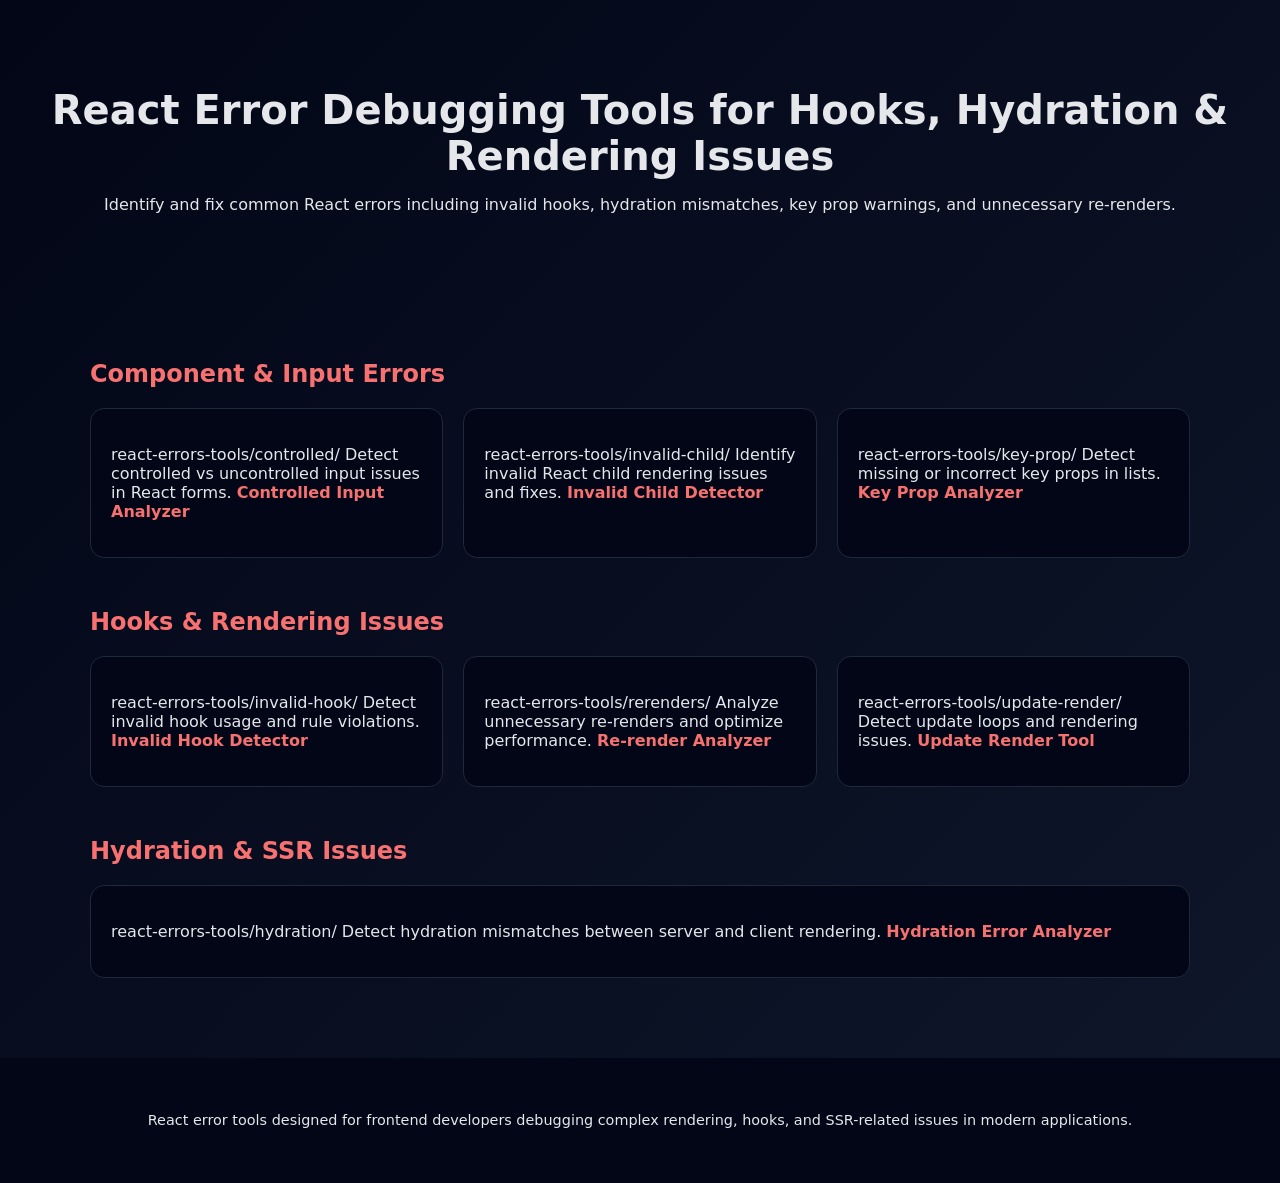
<file: index.html>
<!DOCTYPE html>
<html lang="en">
<head>
<meta charset="UTF-8">
<meta name="viewport" content="width=device-width, initial-scale=1.0">

<title>React Errors Tools – Debug Controlled Inputs, Hooks, Hydration & Re-render Issues</title>

<meta name="description" content="Advanced React error debugging tools to detect invalid hooks, hydration issues, key prop problems, excessive re-renders, and controlled component errors.">

<meta name="keywords" content="react errors tools, react invalid hook call fix, react hydration error debug, react key prop warning, react rerender issues, controlled vs uncontrolled react">

<meta name="google-site-verification" content="PkLa_ViOo6FAHpvh8SacceMb95o9tePRdrqLNBz9X1M" />

<style>
body {
    margin: 0;
    font-family: system-ui, Arial, sans-serif;
    background: linear-gradient(135deg, #020617, #0f172a);
    color: #e5e7eb;
}

header {
    text-align: center;
    padding: 60px 20px;
}

h1 {
    font-size: 2.5rem;
    margin-bottom: 10px;
}

h2 {
    margin-top: 50px;
    color: #f87171;
}

main {
    max-width: 1100px;
    margin: auto;
    padding: 20px;
}

.grid {
    display: grid;
    grid-template-columns: repeat(auto-fit, minmax(260px, 1fr));
    gap: 20px;
    margin-top: 20px;
}

.card {
    background: #020617;
    border: 1px solid #1e293b;
    border-radius: 14px;
    padding: 20px;
    transition: 0.3s ease;
}

.card:hover {
    transform: translateY(-5px);
    border-color: #f87171;
}

.card a {
    color: #f87171;
    font-weight: bold;
    text-decoration: none;
}

.card a:hover {
    text-decoration: underline;
}

footer {
    text-align: center;
    padding: 40px;
    margin-top: 60px;
    background: #020617;
    font-size: 0.9rem;
}
</style>

</head>

<body>

<header>
<h1>React Error Debugging Tools for Hooks, Hydration & Rendering Issues</h1>
<p>Identify and fix common React errors including invalid hooks, hydration mismatches, key prop warnings, and unnecessary re-renders.</p>
</header>

<main>

<section>
<h2>Component & Input Errors</h2>

<div class="grid">

<div class="card">
<p>
react-errors-tools/controlled/
Detect controlled vs uncontrolled input issues in React forms.
<a href="react-errors-tools/controlled/">Controlled Input Analyzer</a>
</p>
</div>

<div class="card">
<p>
react-errors-tools/invalid-child/
Identify invalid React child rendering issues and fixes.
<a href="react-errors-tools/invalid-child/">Invalid Child Detector</a>
</p>
</div>

<div class="card">
<p>
react-errors-tools/key-prop/
Detect missing or incorrect key props in lists.
<a href="react-errors-tools/key-prop/">Key Prop Analyzer</a>
</p>
</div>

</div>

</section>

<section>
<h2>Hooks & Rendering Issues</h2>

<div class="grid">

<div class="card">
<p>
react-errors-tools/invalid-hook/
Detect invalid hook usage and rule violations.
<a href="react-errors-tools/invalid-hook/">Invalid Hook Detector</a>
</p>
</div>

<div class="card">
<p>
react-errors-tools/rerenders/
Analyze unnecessary re-renders and optimize performance.
<a href="react-errors-tools/rerenders/">Re-render Analyzer</a>
</p>
</div>

<div class="card">
<p>
react-errors-tools/update-render/
Detect update loops and rendering issues.
<a href="react-errors-tools/update-render/">Update Render Tool</a>
</p>
</div>

</div>

</section>

<section>
<h2>Hydration & SSR Issues</h2>

<div class="grid">

<div class="card">
<p>
react-errors-tools/hydration/
Detect hydration mismatches between server and client rendering.
<a href="react-errors-tools/hydration/">Hydration Error Analyzer</a>
</p>
</div>

</div>

</section>

</main>

<footer>
<p>React error tools designed for frontend developers debugging complex rendering, hooks, and SSR-related issues in modern applications.</p>
</footer>

</body>
</html>
</file>
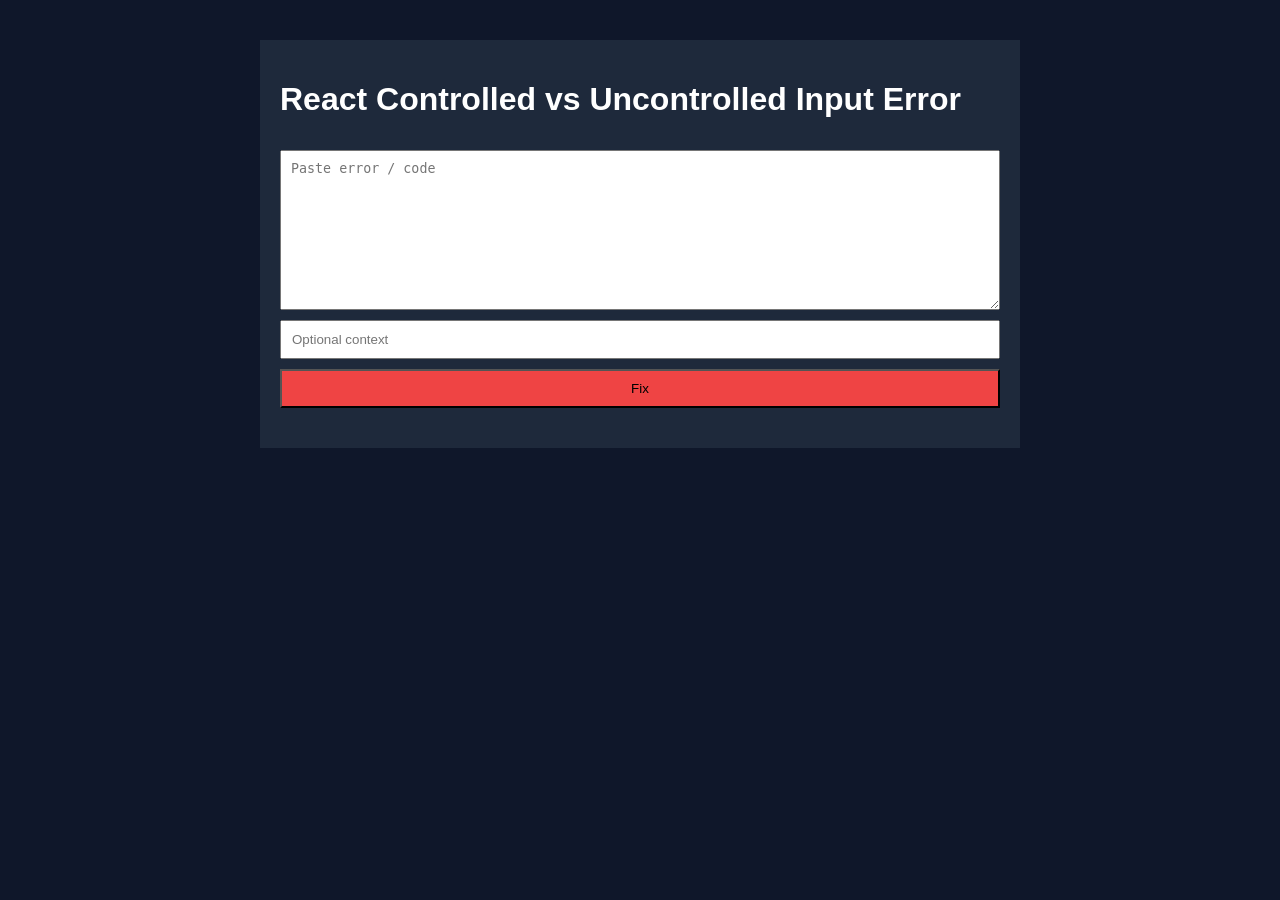
<file: controlled/index.html>
<html>
<head>
<meta charset='UTF-8'>
<title>React Controlled vs Uncontrolled Input Error</title>
<meta name='viewport' content='width=device-width, initial-scale=1.0'>
<link rel='stylesheet' href='styles.css'>
</head>
<body>
<div class='container'>
<h1>React Controlled vs Uncontrolled Input Error</h1>
<textarea id='input' placeholder='Paste error / code'></textarea>
<input id='value' placeholder='Optional context'>
<button onclick='run()'>Fix</button>
<div id='res' class='result'></div>
</div>
<script src='script.js'></script>
</body>
</html>
</file>
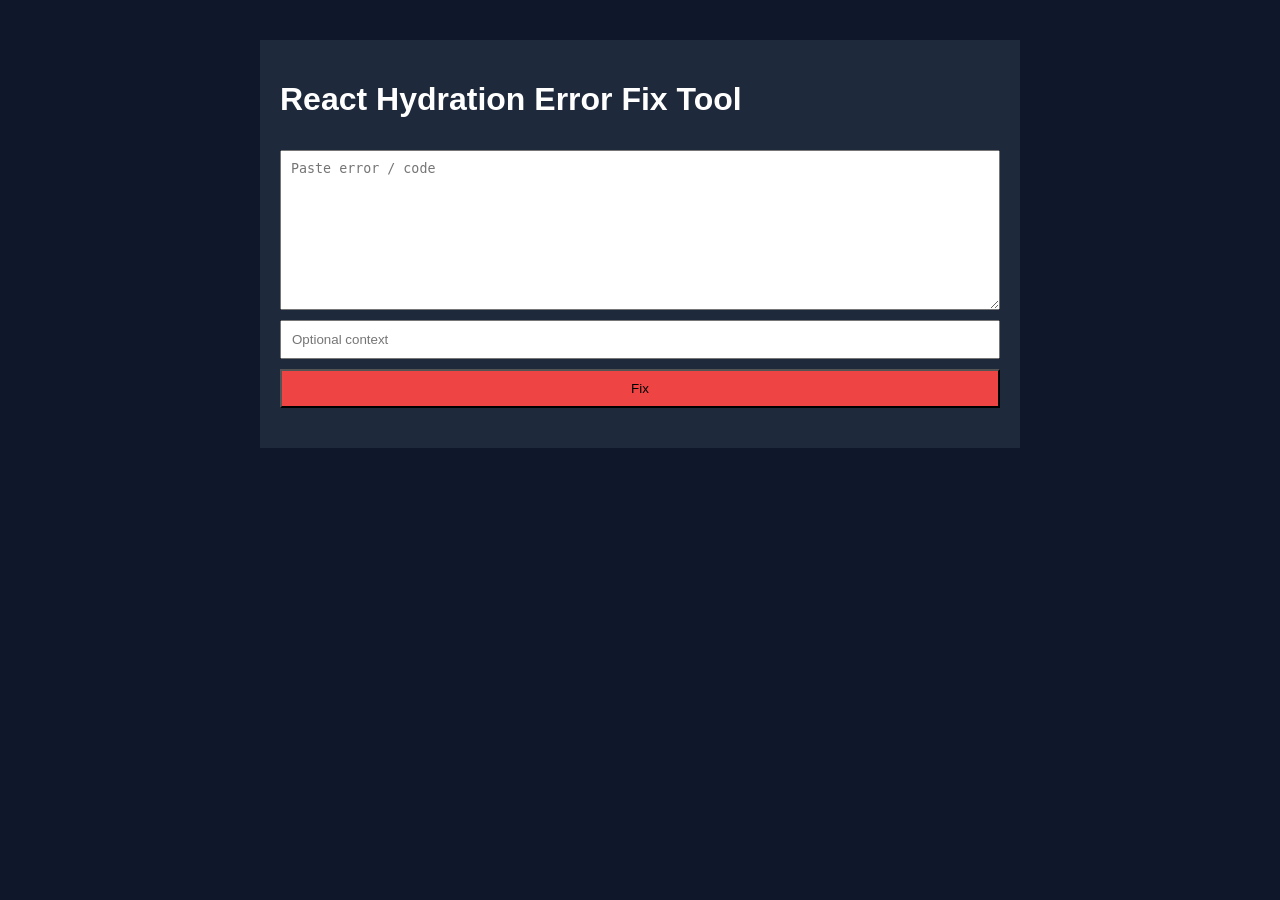
<file: hydration/index.html>
<html>
<head>
<meta charset='UTF-8'>
<title>React Hydration Error Fix Tool</title>
<meta name='viewport' content='width=device-width, initial-scale=1.0'>
<link rel='stylesheet' href='styles.css'>
</head>
<body>
<div class='container'>
<h1>React Hydration Error Fix Tool</h1>
<textarea id='input' placeholder='Paste error / code'></textarea>
<input id='value' placeholder='Optional context'>
<button onclick='run()'>Fix</button>
<div id='res' class='result'></div>
</div>
<script src='script.js'></script>
</body>
</html>
</file>
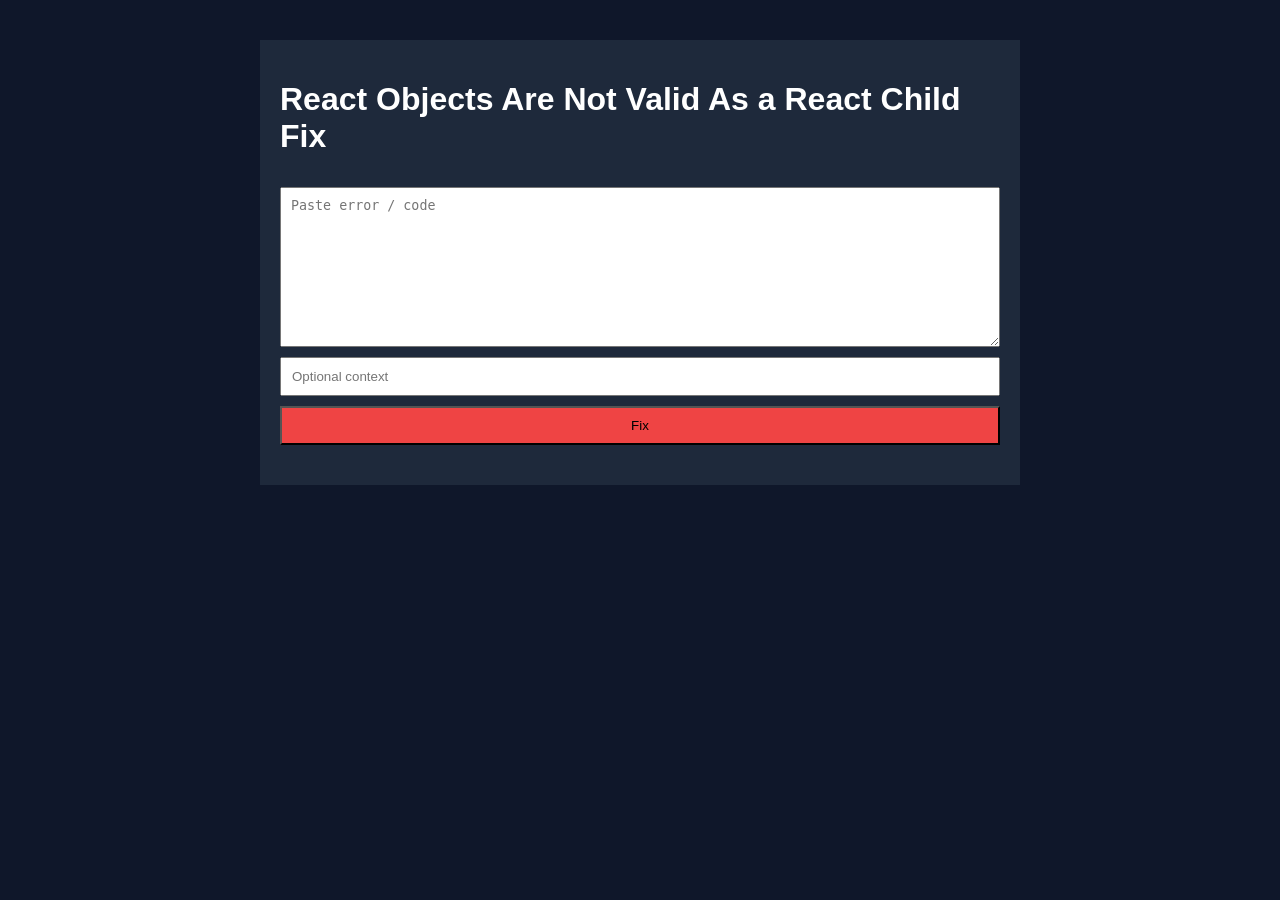
<file: invalid-child/index.html>
<html>
<head>
<meta charset='UTF-8'>
<title>React Objects Are Not Valid As a React Child Fix</title>
<meta name='viewport' content='width=device-width, initial-scale=1.0'>
<link rel='stylesheet' href='styles.css'>
</head>
<body>
<div class='container'>
<h1>React Objects Are Not Valid As a React Child Fix</h1>
<textarea id='input' placeholder='Paste error / code'></textarea>
<input id='value' placeholder='Optional context'>
<button onclick='run()'>Fix</button>
<div id='res' class='result'></div>
</div>
<script src='script.js'></script>
</body>
</html>
</file>
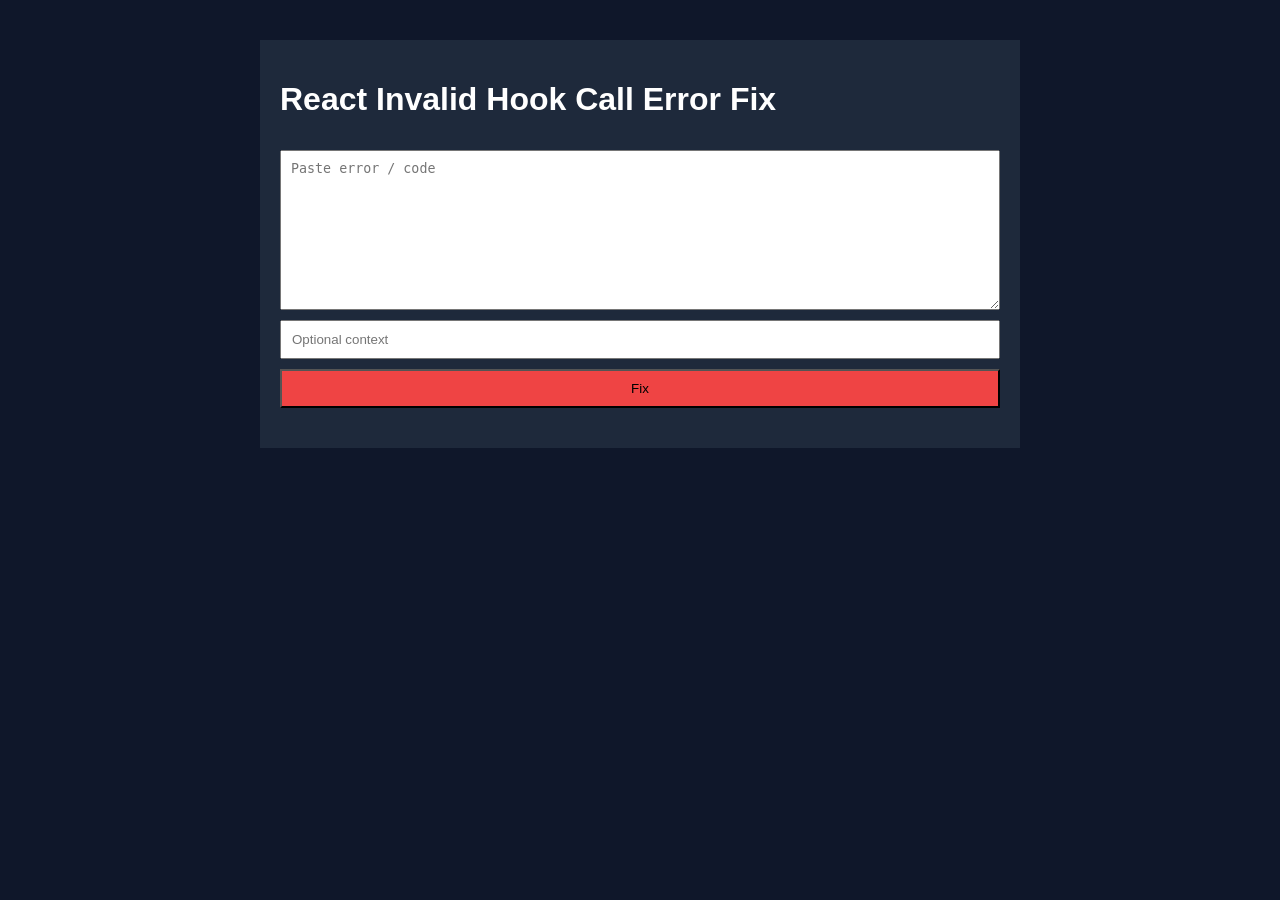
<file: invalid-hook/index.html>
<html>
<head>
<meta charset='UTF-8'>
<title>React Invalid Hook Call Error Fix</title>
<meta name='viewport' content='width=device-width, initial-scale=1.0'>
<link rel='stylesheet' href='styles.css'>
</head>
<body>
<div class='container'>
<h1>React Invalid Hook Call Error Fix</h1>
<textarea id='input' placeholder='Paste error / code'></textarea>
<input id='value' placeholder='Optional context'>
<button onclick='run()'>Fix</button>
<div id='res' class='result'></div>
</div>
<script src='script.js'></script>
</body>
</html>
</file>
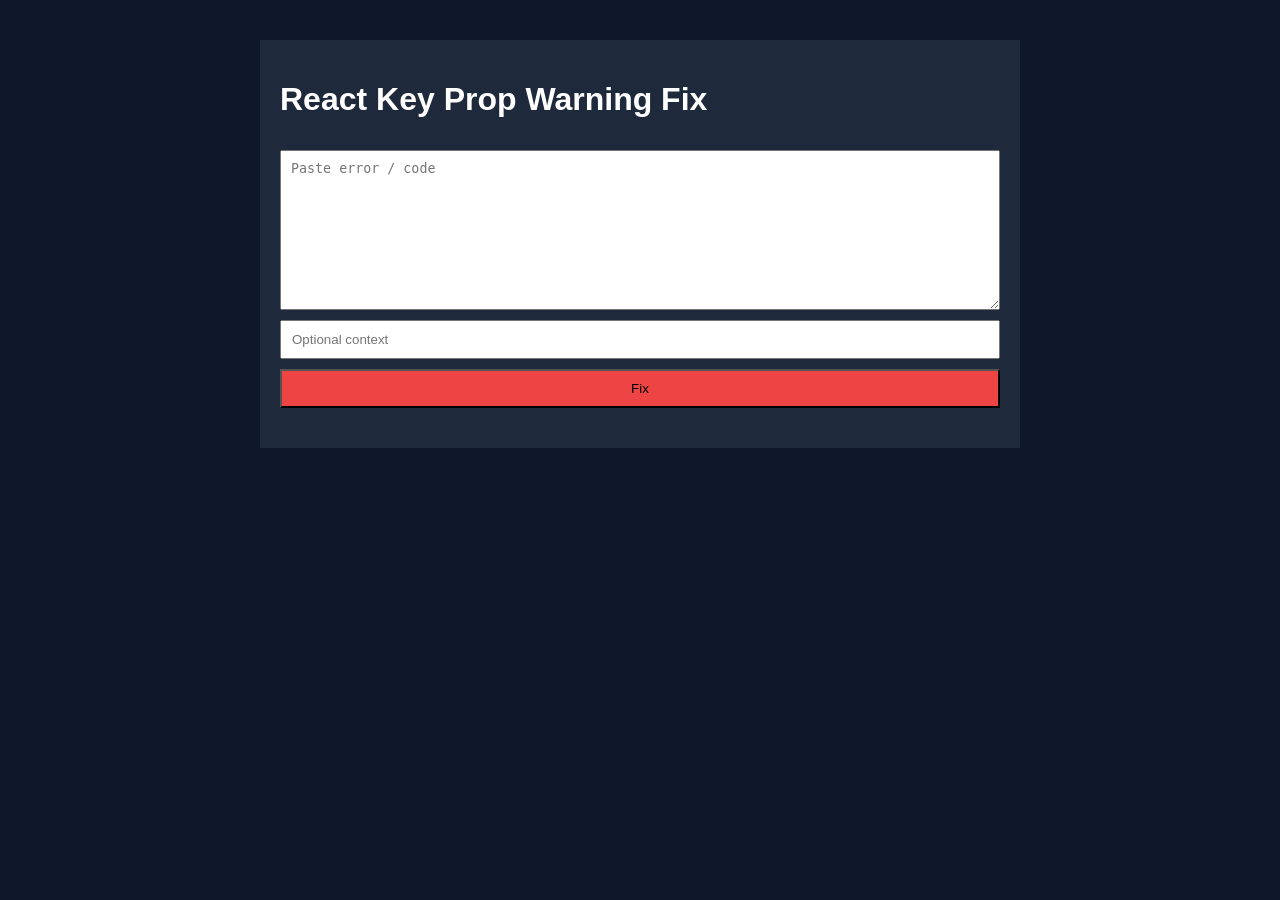
<file: key-prop/index.html>
<html>
<head>
<meta charset='UTF-8'>
<title>React Key Prop Warning Fix</title>
<meta name='viewport' content='width=device-width, initial-scale=1.0'>
<link rel='stylesheet' href='styles.css'>
</head>
<body>
<div class='container'>
<h1>React Key Prop Warning Fix</h1>
<textarea id='input' placeholder='Paste error / code'></textarea>
<input id='value' placeholder='Optional context'>
<button onclick='run()'>Fix</button>
<div id='res' class='result'></div>
</div>
<script src='script.js'></script>
</body>
</html>
</file>
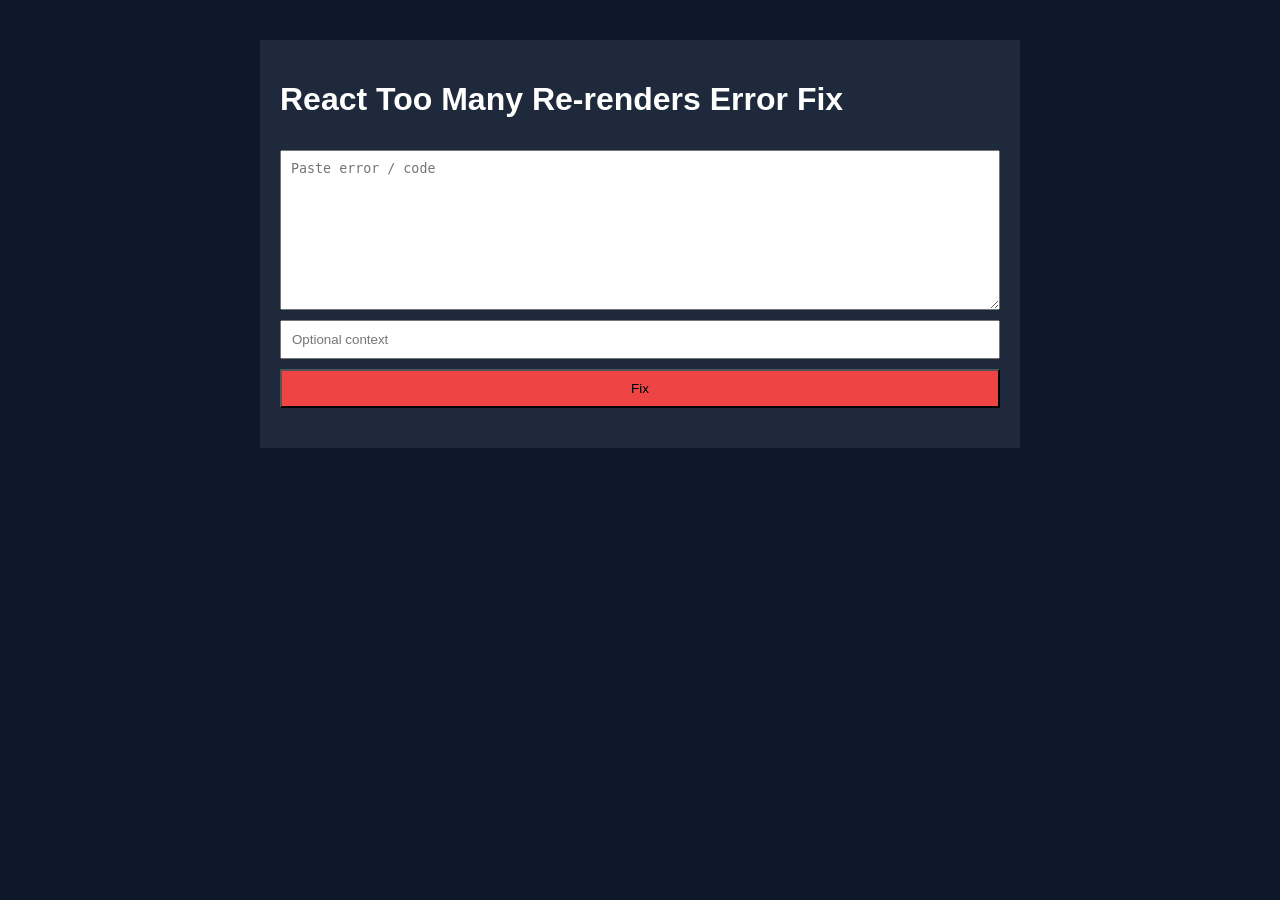
<file: rerenders/index.html>
<html>
<head>
<meta charset='UTF-8'>
<title>React Too Many Re-renders Error Fix</title>
<meta name='viewport' content='width=device-width, initial-scale=1.0'>
<link rel='stylesheet' href='styles.css'>
</head>
<body>
<div class='container'>
<h1>React Too Many Re-renders Error Fix</h1>
<textarea id='input' placeholder='Paste error / code'></textarea>
<input id='value' placeholder='Optional context'>
<button onclick='run()'>Fix</button>
<div id='res' class='result'></div>
</div>
<script src='script.js'></script>
</body>
</html>
</file>
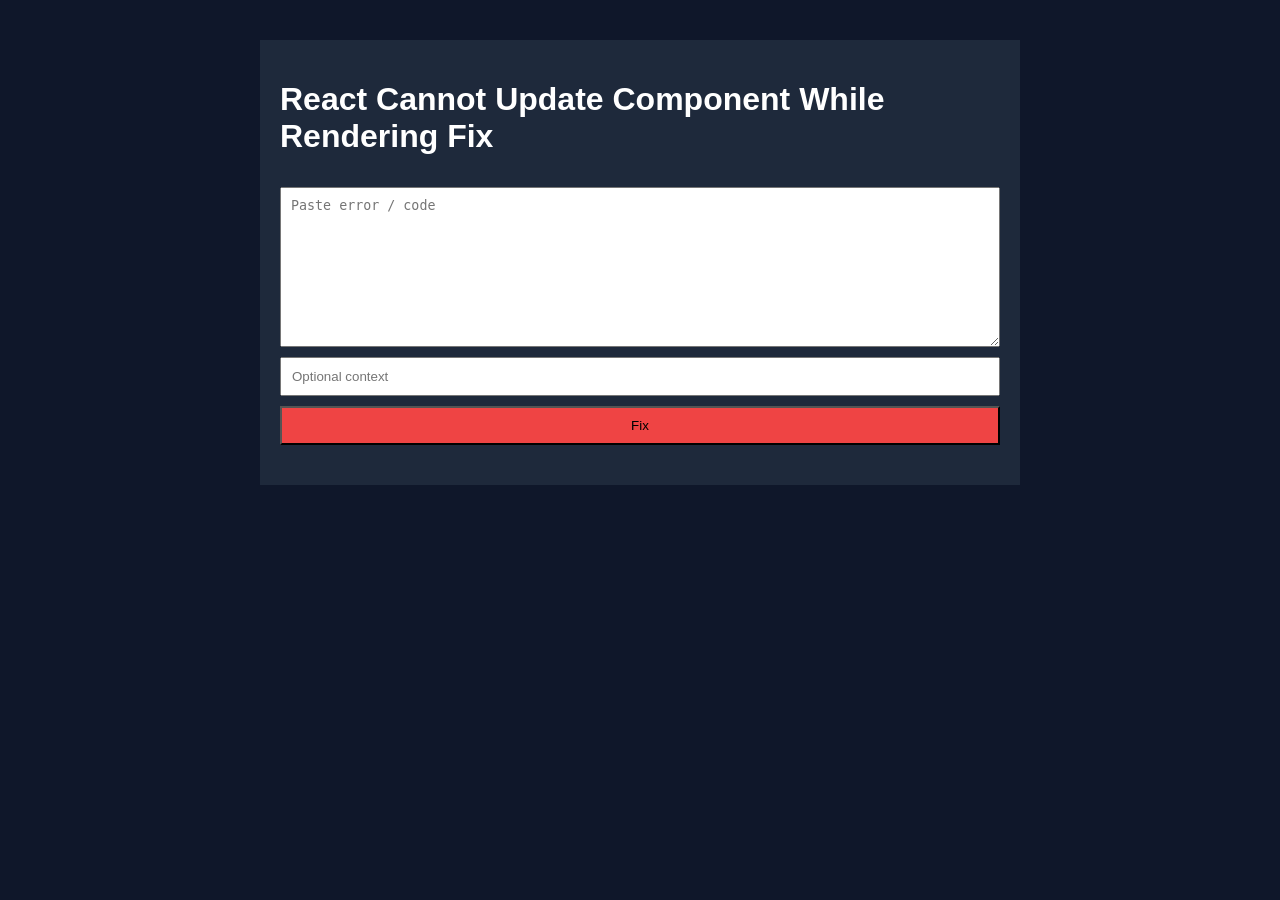
<file: update-render/index.html>
<html>
<head>
<meta charset='UTF-8'>
<title>React Cannot Update Component While Rendering Fix</title>
<meta name='viewport' content='width=device-width, initial-scale=1.0'>
<link rel='stylesheet' href='styles.css'>
</head>
<body>
<div class='container'>
<h1>React Cannot Update Component While Rendering Fix</h1>
<textarea id='input' placeholder='Paste error / code'></textarea>
<input id='value' placeholder='Optional context'>
<button onclick='run()'>Fix</button>
<div id='res' class='result'></div>
</div>
<script src='script.js'></script>
</body>
</html>
</file>
<file: controlled/styles.css>
body{font-family:Arial;background:#0f172a;color:#fff}.container{max-width:720px;margin:40px auto;padding:20px;background:#1e293b}textarea,input{width:100%;margin-top:10px;padding:10px}textarea{height:160px}button{margin-top:10px;width:100%;padding:10px;background:#ef4444}.result{margin-top:20px;white-space:pre-wrap}
</file>
<file: hydration/styles.css>
body{font-family:Arial;background:#0f172a;color:#fff}.container{max-width:720px;margin:40px auto;padding:20px;background:#1e293b}textarea,input{width:100%;margin-top:10px;padding:10px}textarea{height:160px}button{margin-top:10px;width:100%;padding:10px;background:#ef4444}.result{margin-top:20px;white-space:pre-wrap}
</file>
<file: invalid-child/styles.css>
body{font-family:Arial;background:#0f172a;color:#fff}.container{max-width:720px;margin:40px auto;padding:20px;background:#1e293b}textarea,input{width:100%;margin-top:10px;padding:10px}textarea{height:160px}button{margin-top:10px;width:100%;padding:10px;background:#ef4444}.result{margin-top:20px;white-space:pre-wrap}
</file>
<file: invalid-hook/styles.css>
body{font-family:Arial;background:#0f172a;color:#fff}.container{max-width:720px;margin:40px auto;padding:20px;background:#1e293b}textarea,input{width:100%;margin-top:10px;padding:10px}textarea{height:160px}button{margin-top:10px;width:100%;padding:10px;background:#ef4444}.result{margin-top:20px;white-space:pre-wrap}
</file>
<file: key-prop/styles.css>
body{font-family:Arial;background:#0f172a;color:#fff}.container{max-width:720px;margin:40px auto;padding:20px;background:#1e293b}textarea,input{width:100%;margin-top:10px;padding:10px}textarea{height:160px}button{margin-top:10px;width:100%;padding:10px;background:#ef4444}.result{margin-top:20px;white-space:pre-wrap}
</file>
<file: rerenders/styles.css>
body{font-family:Arial;background:#0f172a;color:#fff}.container{max-width:720px;margin:40px auto;padding:20px;background:#1e293b}textarea,input{width:100%;margin-top:10px;padding:10px}textarea{height:160px}button{margin-top:10px;width:100%;padding:10px;background:#ef4444}.result{margin-top:20px;white-space:pre-wrap}
</file>
<file: update-render/styles.css>
body{font-family:Arial;background:#0f172a;color:#fff}.container{max-width:720px;margin:40px auto;padding:20px;background:#1e293b}textarea,input{width:100%;margin-top:10px;padding:10px}textarea{height:160px}button{margin-top:10px;width:100%;padding:10px;background:#ef4444}.result{margin-top:20px;white-space:pre-wrap}
</file>
